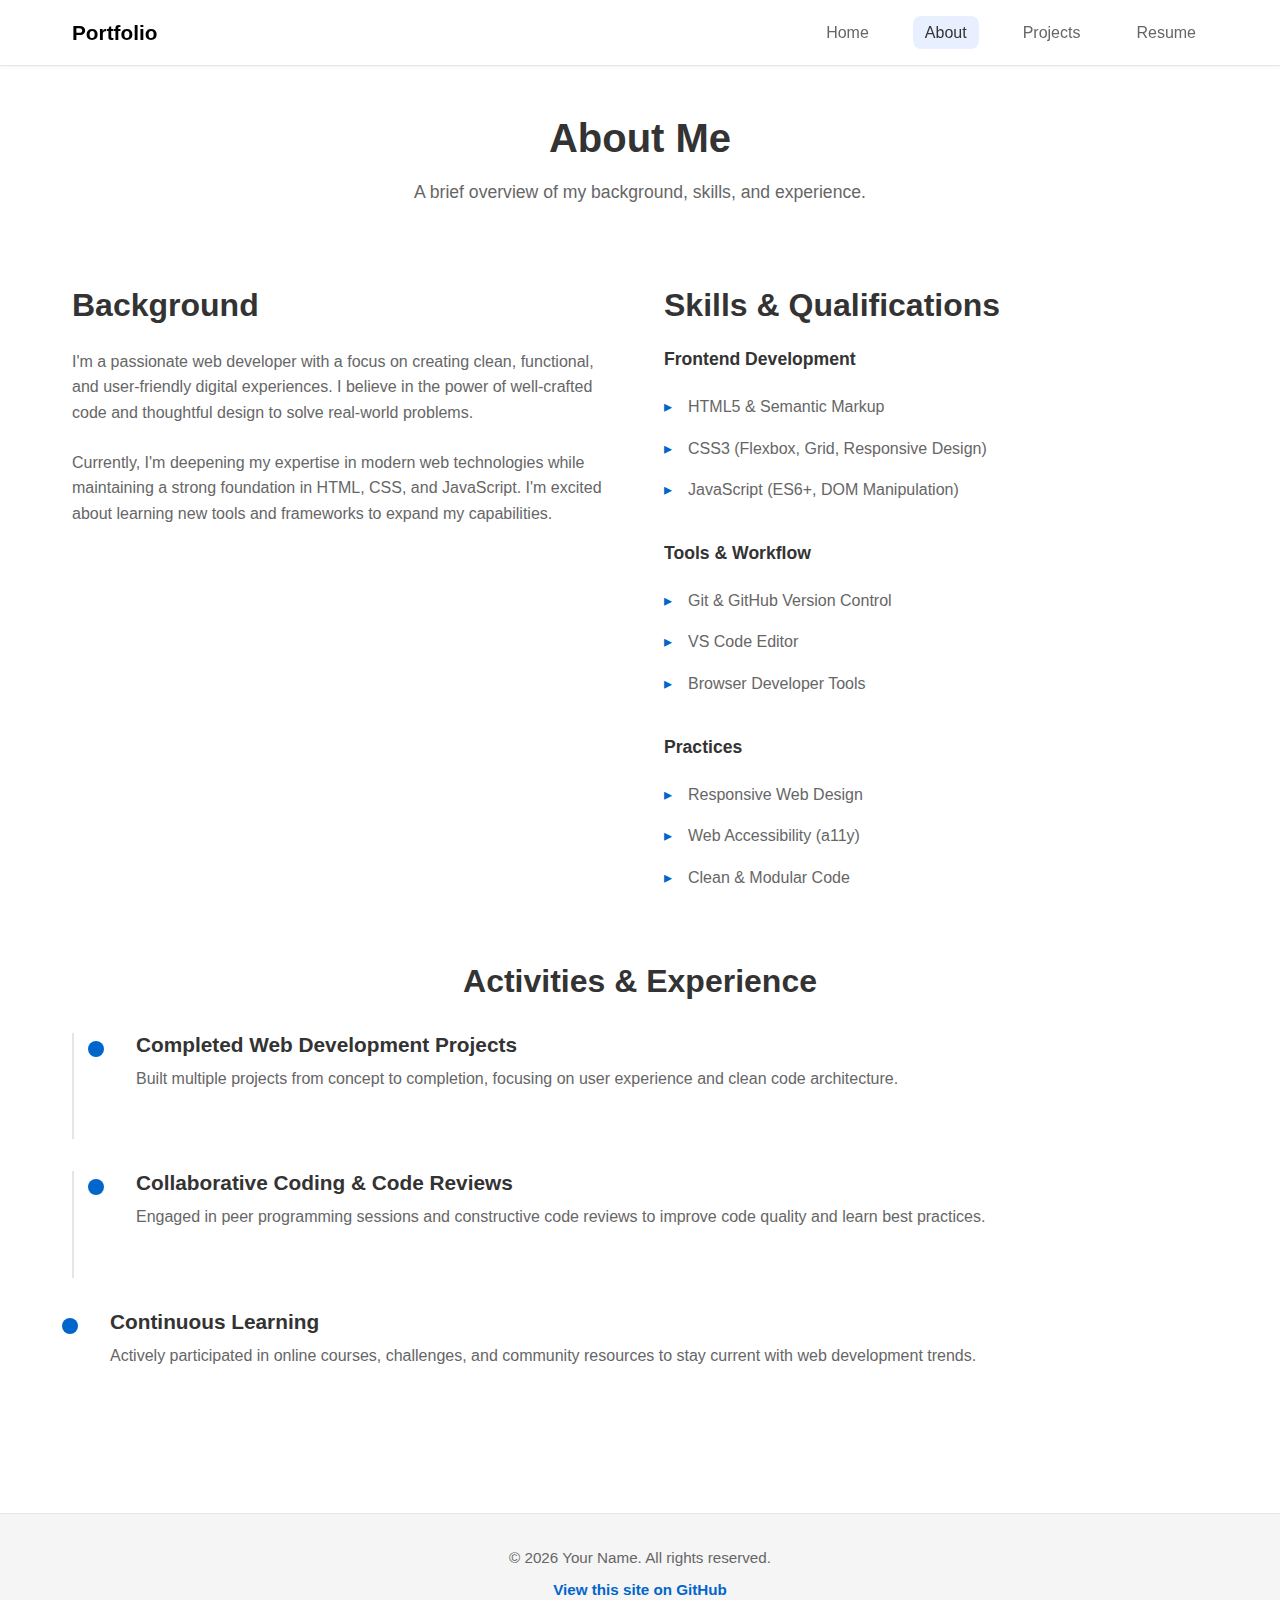
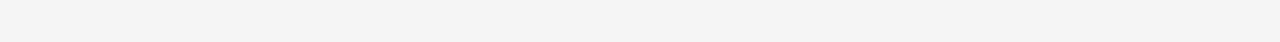
<file: about.html>
<!DOCTYPE html>
<html lang="en">
<head>
  <meta charset="UTF-8">
  <meta name="viewport" content="width=device-width, initial-scale=1.0">
  <title>About • Personal Portfolio</title>
  <meta name="description" content="About me: background, qualifications, and skills.">
  <link rel="stylesheet" href="css/style.css">
</head>
<body>
  <nav class="navbar">
    <div class="nav-container">
      <a href="index.html" class="nav-brand">Portfolio</a>
      <button class="hamburger" id="hamburger">
        <span></span>
        <span></span>
        <span></span>
      </button>
      <ul class="nav-menu" id="navMenu">
        <li><a href="index.html" class="nav-link">Home</a></li>
        <li><a href="about.html" class="nav-link active">About</a></li>
        <li><a href="projects.html" class="nav-link">Projects</a></li>
        <li><a href="resume.html" class="nav-link">Resume</a></li>
      </ul>
    </div>
  </nav>

  <main>
    <section class="page-header">
      <h1>About Me</h1>
      <p class="page-subtitle">A brief overview of my background, skills, and experience.</p>
    </section>

    <section class="about-grid">
      <div class="about-text">
        <h2>Background</h2>
        <p>
          I'm a passionate web developer with a focus on creating clean, functional, and user-friendly digital experiences. 
          I believe in the power of well-crafted code and thoughtful design to solve real-world problems.
        </p>
        <p>
          Currently, I'm deepening my expertise in modern web technologies while maintaining a strong foundation 
          in HTML, CSS, and JavaScript. I'm excited about learning new tools and frameworks to expand my capabilities.
        </p>
      </div>

      <div class="about-skills">
        <h2>Skills & Qualifications</h2>
        <div class="skills-list">
          <div class="skill-category">
            <h3>Frontend Development</h3>
            <ul>
              <li>HTML5 & Semantic Markup</li>
              <li>CSS3 (Flexbox, Grid, Responsive Design)</li>
              <li>JavaScript (ES6+, DOM Manipulation)</li>
            </ul>
          </div>
          <div class="skill-category">
            <h3>Tools & Workflow</h3>
            <ul>
              <li>Git & GitHub Version Control</li>
              <li>VS Code Editor</li>
              <li>Browser Developer Tools</li>
            </ul>
          </div>
          <div class="skill-category">
            <h3>Practices</h3>
            <ul>
              <li>Responsive Web Design</li>
              <li>Web Accessibility (a11y)</li>
              <li>Clean & Modular Code</li>
            </ul>
          </div>
        </div>
      </div>
    </section>

    <section class="activities">
      <h2>Activities & Experience</h2>
      <div class="timeline">
        <div class="timeline-item">
          <div class="timeline-marker"></div>
          <div class="timeline-content">
            <h3>Completed Web Development Projects</h3>
            <p>Built multiple projects from concept to completion, focusing on user experience and clean code architecture.</p>
          </div>
        </div>
        <div class="timeline-item">
          <div class="timeline-marker"></div>
          <div class="timeline-content">
            <h3>Collaborative Coding & Code Reviews</h3>
            <p>Engaged in peer programming sessions and constructive code reviews to improve code quality and learn best practices.</p>
          </div>
        </div>
        <div class="timeline-item">
          <div class="timeline-marker"></div>
          <div class="timeline-content">
            <h3>Continuous Learning</h3>
            <p>Actively participated in online courses, challenges, and community resources to stay current with web development trends.</p>
          </div>
        </div>
      </div>
    </section>
  </main>

  <footer class="footer">
    <div class="footer-content">
      <p>&copy; <span id="year"></span> Your Name. All rights reserved.</p>
      <p>
        <a href="https://github.com/your-username/your-website-repo" target="_blank" rel="noopener noreferrer" class="footer-link">
          View this site on GitHub
        </a>
      </p>
    </div>
  </footer>

  <script src="js/main.js"></script>
</body>
</html>
</file>
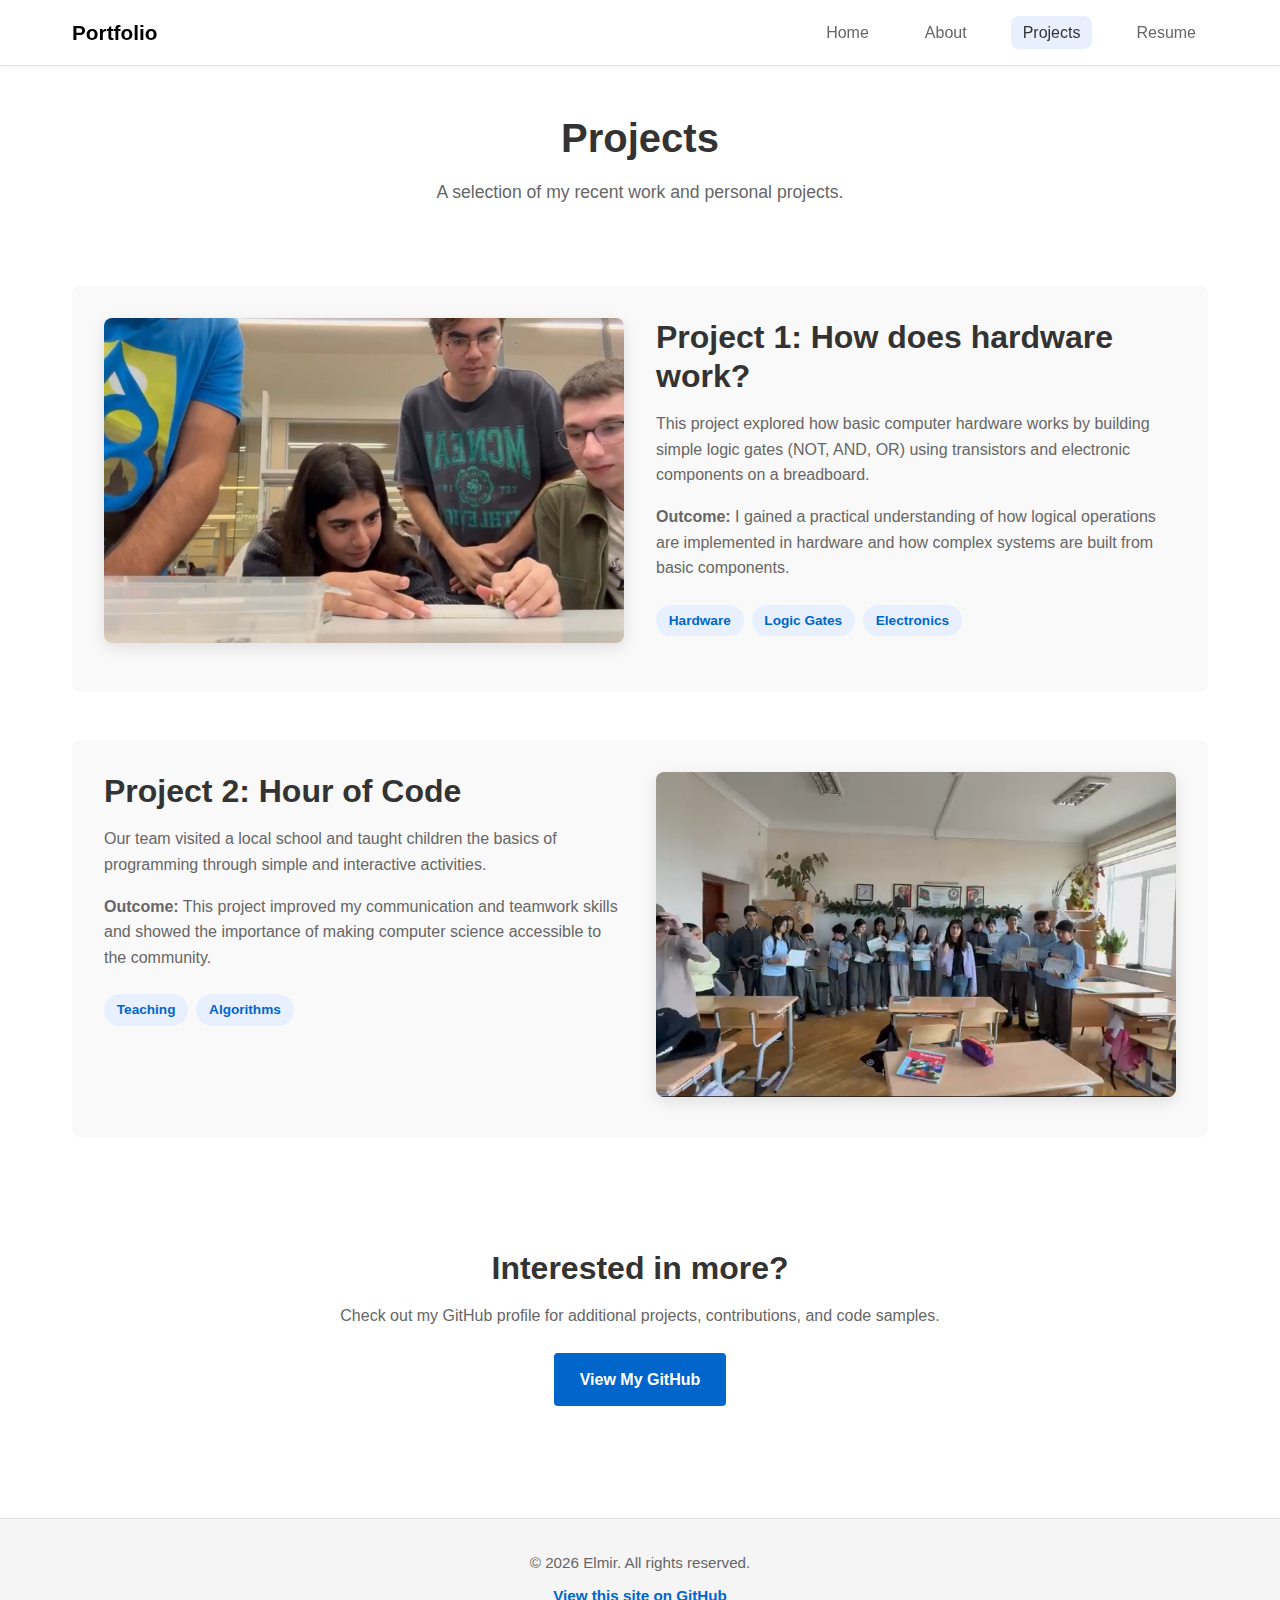
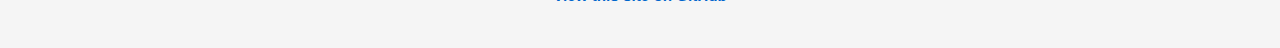
<file: projects.html>
<!DOCTYPE html>
<html lang="en">
<head>
  <meta charset="UTF-8">
  <meta name="viewport" content="width=device-width, initial-scale=1.0">
  <title>Projects • Personal Portfolio</title>
  <meta name="description" content="My projects and work samples.">
  <link rel="stylesheet" href="css/style.css">
</head>
<body>
  <nav class="navbar">
    <div class="nav-container">
      <a href="index.html" class="nav-brand">Portfolio</a>
      <button class="hamburger" id="hamburger">
        <span></span>
        <span></span>
        <span></span>
      </button>
      <ul class="nav-menu" id="navMenu">
        <li><a href="index.html" class="nav-link">Home</a></li>
        <li><a href="about.html" class="nav-link">About</a></li>
        <li><a href="projects.html" class="nav-link active">Projects</a></li>
        <li><a href="resume.html" class="nav-link">Resume</a></li>
      </ul>
    </div>
  </nav>

  <main>
    <section class="page-header">
      <h1>Projects</h1>
      <p class="page-subtitle">A selection of my recent work and personal projects.</p>
    </section>

    <section class="projects-grid">
      <article class="project-card" id="project-1">
        <div class="project-image">
          <img src="images/8be43555-a384-45d5-8a9f-c0f5fb7436a3.jpg" alt="Project 1 screenshot">
        </div>
        <div class="project-info">
          <h2>Project 1: How does hardware work?</h2>
          <p class="project-description">
            This project explored how basic computer hardware works by building simple logic gates (NOT, AND, OR) using transistors and electronic components on a breadboard.
          </p>
          <p class="project-outcome">
            <strong>Outcome:</strong> I gained a practical understanding of how logical operations are implemented in hardware and how complex systems are built from basic components.
          </p>
          <div class="project-tech">
            <span class="tech-tag">Hardware</span>
            <span class="tech-tag">Logic Gates</span>
            <span class="tech-tag">Electronics</span>
          </div>
        </div>
      </article>

      <article class="project-card" id="project-2">
        <div class="project-image">
          <img src="images/{3A2A592F-86BE-4033-9EDF-8CC70F6C5A2D}.png" alt="Project 2 screenshot">
        </div>
        <div class="project-info">
          <h2>Project 2: Hour of Code</h2>
          <p class="project-description">
            Our team visited a local school and taught children the basics of programming through simple and interactive activities.
          </p>
          <p class="project-outcome">
            <strong>Outcome:</strong> This project improved my communication and teamwork skills and showed the importance of making computer science accessible to the community.
          </p>
          <div class="project-tech">
            <span class="tech-tag">Teaching</span>
            <span class="tech-tag">Algorithms</span>
          </div>
        </div>
      </article>

      <!-- Additional projects can be added here -->
    </section>

    <section class="projects-cta">
      <h2>Interested in more?</h2>
      <p>Check out my GitHub profile for additional projects, contributions, and code samples.</p>
      <a href="https://github.com/RzaevElmir" target="_blank" rel="noopener noreferrer" class="btn btn-primary">
        View My GitHub
      </a>
    </section>
  </main>

  <footer class="footer">
    <div class="footer-content">
      <p>&copy; <span id="year"></span> Elmir. All rights reserved.</p>
      <p>
        <a href="https://github.com/RzaevElmir/Elmir-site" target="_blank" rel="noopener noreferrer" class="footer-link">
          View this site on GitHub
        </a>
      </p>
    </div>
  </footer>

  <script src="js/main.js"></script>
</body>
</html>
</file>
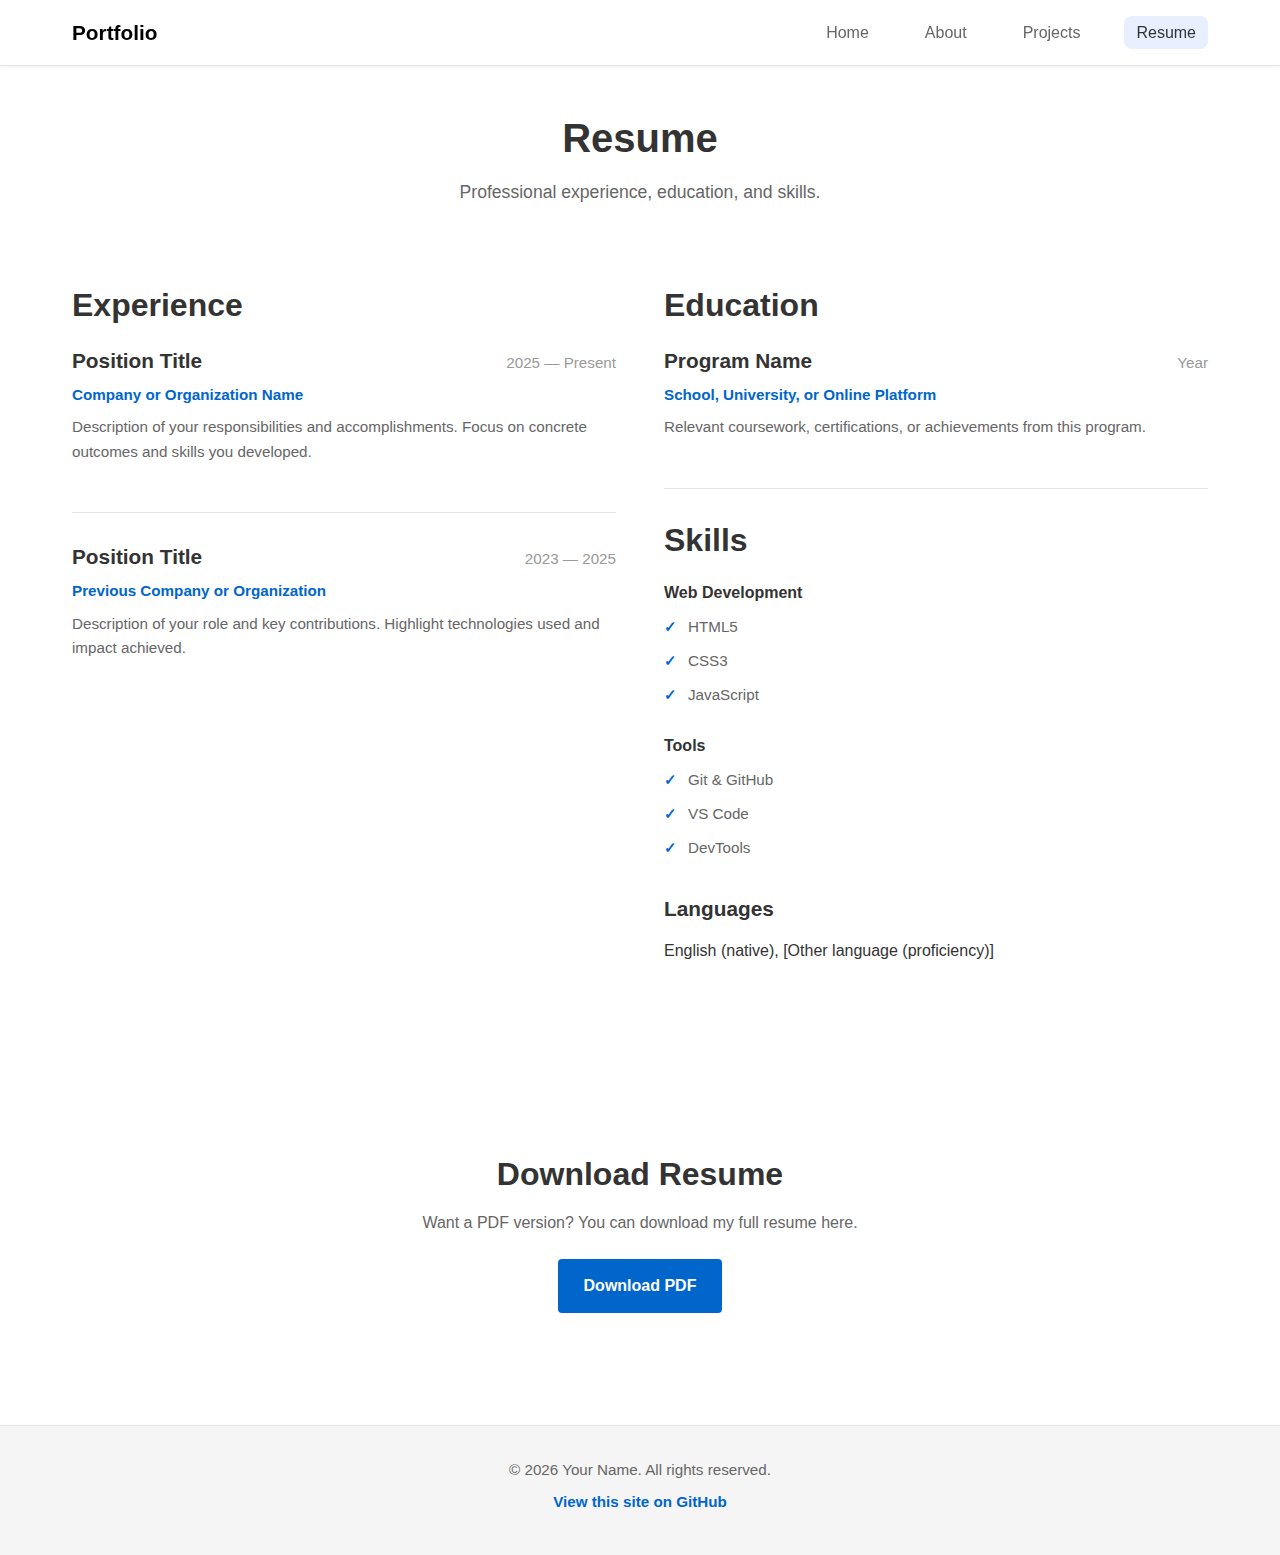
<file: resume.html>
<!DOCTYPE html>
<html lang="en">
<head>
  <meta charset="UTF-8">
  <meta name="viewport" content="width=device-width, initial-scale=1.0">
  <title>Resume • Personal Portfolio</title>
  <meta name="description" content="My resume and professional experience.">
  <link rel="stylesheet" href="css/style.css">
</head>
<body>
  <nav class="navbar">
    <div class="nav-container">
      <a href="index.html" class="nav-brand">Portfolio</a>
      <button class="hamburger" id="hamburger">
        <span></span>
        <span></span>
        <span></span>
      </button>
      <ul class="nav-menu" id="navMenu">
        <li><a href="index.html" class="nav-link">Home</a></li>
        <li><a href="about.html" class="nav-link">About</a></li>
        <li><a href="projects.html" class="nav-link">Projects</a></li>
        <li><a href="resume.html" class="nav-link active">Resume</a></li>
      </ul>
    </div>
  </nav>

  <main>
    <section class="page-header">
      <h1>Resume</h1>
      <p class="page-subtitle">Professional experience, education, and skills.</p>
    </section>

    <section class="resume-grid">
      <div class="resume-column">
        <h2>Experience</h2>
        <div class="resume-item">
          <div class="resume-header">
            <h3>Position Title</h3>
            <span class="resume-date">2025 — Present</span>
          </div>
          <p class="resume-company">Company or Organization Name</p>
          <p class="resume-description">
            Description of your responsibilities and accomplishments. 
            Focus on concrete outcomes and skills you developed.
          </p>
        </div>

        <div class="resume-item">
          <div class="resume-header">
            <h3>Position Title</h3>
            <span class="resume-date">2023 — 2025</span>
          </div>
          <p class="resume-company">Previous Company or Organization</p>
          <p class="resume-description">
            Description of your role and key contributions. 
            Highlight technologies used and impact achieved.
          </p>
        </div>
      </div>

      <div class="resume-column">
        <h2>Education</h2>
        <div class="resume-item">
          <div class="resume-header">
            <h3>Program Name</h3>
            <span class="resume-date">Year</span>
          </div>
          <p class="resume-company">School, University, or Online Platform</p>
          <p class="resume-description">
            Relevant coursework, certifications, or achievements from this program.
          </p>
        </div>

        <h2>Skills</h2>
        <div class="skills-grid">
          <div class="skill-group">
            <h3>Web Development</h3>
            <ul>
              <li>HTML5</li>
              <li>CSS3</li>
              <li>JavaScript</li>
            </ul>
          </div>
          <div class="skill-group">
            <h3>Tools</h3>
            <ul>
              <li>Git & GitHub</li>
              <li>VS Code</li>
              <li>DevTools</li>
            </ul>
          </div>
        </div>

        <div class="resume-item">
          <h3>Languages</h3>
          <p>English (native), [Other language (proficiency)]</p>
        </div>
      </div>
    </section>

    <section class="resume-cta">
      <h2>Download Resume</h2>
      <p>Want a PDF version? You can download my full resume here.</p>
      <a href="#" class="btn btn-primary">Download PDF</a>
    </section>
  </main>

  <footer class="footer">
    <div class="footer-content">
      <p>&copy; <span id="year"></span> Your Name. All rights reserved.</p>
      <p>
        <a href="https://github.com/your-username/your-website-repo" target="_blank" rel="noopener noreferrer" class="footer-link">
          View this site on GitHub
        </a>
      </p>
    </div>
  </footer>

  <script src="js/main.js"></script>
</body>
</html>
</file>
<file: css/style.css>
/* Reset and Base Styles */
* {
  margin: 0;
  padding: 0;
  box-sizing: border-box;
}

html {
  scroll-behavior: smooth;
}

body {
  font-family: -apple-system, BlinkMacSystemFont, 'Segoe UI', 'Helvetica Neue', sans-serif;
  line-height: 1.6;
  color: #333;
  background-color: #fff;
}

/* Typography */
h1, h2, h3, h4, h5, h6 {
  line-height: 1.2;
  margin-bottom: 1rem;
}

h1 {
  font-size: 2.5rem;
  font-weight: 700;
}

h2 {
  font-size: 2rem;
  font-weight: 700;
}

h3 {
  font-size: 1.3rem;
  font-weight: 600;
}

p {
  margin-bottom: 1rem;
  font-size: 1rem;
}

a {
  color: #0066cc;
  text-decoration: none;
}

a:hover {
  text-decoration: underline;
}

/* Navigation Bar */
.navbar {
  background-color: #fff;
  border-bottom: 1px solid #e5e5e5;
  position: sticky;
  top: 0;
  z-index: 100;
  box-shadow: 0 1px 3px rgba(0, 0, 0, 0.05);
}

.nav-container {
  max-width: 1200px;
  margin: 0 auto;
  padding: 1rem 2rem;
  display: flex;
  justify-content: space-between;
  align-items: center;
}

.nav-brand {
  font-size: 1.3rem;
  font-weight: 700;
  color: #000;
  text-decoration: none;
}

.nav-brand:hover {
  text-decoration: none;
}

.nav-menu {
  list-style: none;
  display: flex;
  gap: 2rem;
}

.nav-link {
  color: #666;
  text-decoration: none;
  font-weight: 500;
  position: relative;
  padding: 0.5rem 0.75rem;
  border-radius: 8px;
  transition: background-color 0.25s ease, color 0.25s ease;
}

.nav-link:hover,
.nav-link:focus-visible {
  background-color: #e8f0ff; /* blue background */
  color: inherit; /* do not change text color */
}

.nav-link.active {
  background-color: #e8f0ff; /* keep background for active page */
  color: inherit;
}

.hamburger {
  display: none;
  flex-direction: column;
  cursor: pointer;
  background: none;
  border: none;
  gap: 5px;
}

.hamburger span {
  width: 25px;
  height: 3px;
  background-color: #333;
  transition: all 0.3s ease;
  border-radius: 2px;
}

/* Main Content */
main {
  max-width: 1200px;
  margin: 0 auto;
  padding: 0 2rem;
}

/* Hero Section */
.hero {
  padding: 4rem 0;
}

.hero-content {
  display: grid;
  grid-template-columns: 1fr 1fr;
  gap: 3rem;
  align-items: center;
}

.profile-image {
  text-align: center;
}

.profile-image img {
  width: 300px;
  height: 300px;
  border-radius: 8px;
  object-fit: cover;
  box-shadow: 0 10px 30px rgba(0, 0, 0, 0.1);
}

.hero-text h1 {
  margin-bottom: 0.5rem;
}

.highlight {
  color: #0066cc;
}

.subtitle {
  font-size: 1.15rem;
  color: #666;
  margin-bottom: 2rem;
}

.hero-buttons {
  display: flex;
  gap: 1rem;
  margin-bottom: 2rem;
}

.btn {
  display: inline-block;
  padding: 0.75rem 1.5rem;
  border-radius: 4px;
  font-weight: 600;
  text-align: center;
  transition: all 0.3s ease;
  border: 2px solid transparent;
  cursor: pointer;
  text-decoration: none;
  font-size: 1rem;
}

.btn-primary {
  background-color: #0066cc;
  color: white;
}

.btn-primary:hover {
  background-color: #0052a3;
  text-decoration: none;
}

.btn-secondary {
  background-color: transparent;
  color: #0066cc;
  border-color: #0066cc;
}

.btn-secondary:hover {
  background-color: #f5f5f5;
  text-decoration: none;
}

.btn-small {
  padding: 0.5rem 1rem;
  font-size: 0.9rem;
}

.btn-outline {
  background-color: transparent;
  color: #0066cc;
  border-color: #0066cc;
}

.btn-outline:hover {
  background-color: #f5f5f5;
  text-decoration: none;
}

.social-links {
  display: flex;
  gap: 1.5rem;
}

.social-link {
  display: flex;
  align-items: center;
  gap: 0.5rem;
  color: #666;
  text-decoration: none;
  font-size: 0.9rem;
  transition: color 0.3s ease;
}

.social-link:hover {
  color: #0066cc;
  text-decoration: none;
}

.social-link svg {
  transition: transform 0.3s ease;
}

.social-link:hover svg {
  transform: scale(1.1);
}

.label {
  display: none;
}

/* Featured Section */
.featured {
  padding: 4rem 0;
  margin-top: 2rem;
}

.featured h2 {
  margin-bottom: 2rem;
}

.featured-card {
  display: grid;
  grid-template-columns: 1fr 1fr;
  gap: 3rem;
  align-items: center;
  background-color: #f9f9f9;
  padding: 3rem;
  border-radius: 8px;
}

.featured-image img {
  width: 100%;
  border-radius: 8px;
  box-shadow: 0 10px 30px rgba(0, 0, 0, 0.1);
}

.featured-content h3 {
  margin-bottom: 1rem;
}

.featured-content p {
  color: #666;
  margin-bottom: 1.5rem;
}

.project-tags {
  display: flex;
  gap: 0.5rem;
  margin-bottom: 1.5rem;
}

.tag {
  display: inline-block;
  background-color: #e8f0ff;
  color: #0066cc;
  padding: 0.3rem 0.8rem;
  border-radius: 20px;
  font-size: 0.85rem;
  font-weight: 600;
}

.link-arrow {
  color: #0066cc;
  font-weight: 600;
  text-decoration: none;
  display: inline-block;
  transition: transform 0.3s ease;
}

.link-arrow:hover {
  transform: translateX(5px);
}

/* Page Header */
.page-header {
  padding: 3rem 0;
  text-align: center;
}

.page-header h1 {
  margin-bottom: 1rem;
}

.page-subtitle {
  font-size: 1.1rem;
  color: #666;
  max-width: 600px;
  margin: 0 auto;
}

/* About Grid */
.about-grid {
  display: grid;
  grid-template-columns: 1fr 1fr;
  gap: 3rem;
  padding: 2rem 0;
}

.about-text h2 {
  margin-bottom: 1.5rem;
}

.about-text p {
  color: #666;
  margin-bottom: 1.5rem;
}

.about-skills h2 {
  margin-bottom: 1.5rem;
}

.skills-list {
  display: grid;
  grid-template-columns: 1fr;
  gap: 2rem;
}

.skill-category h3 {
  margin-bottom: 1rem;
  font-size: 1.1rem;
}

.skill-category ul {
  list-style: none;
  padding-left: 0;
}

.skill-category li {
  padding: 0.5rem 0;
  color: #666;
  padding-left: 1.5rem;
  position: relative;
}

.skill-category li::before {
  content: '▸';
  position: absolute;
  left: 0;
  color: #0066cc;
}

/* Activities Section */
.activities {
  padding: 2rem 0;
}

.activities h2 {
  margin-bottom: 2rem;
  text-align: center;
}

.timeline {
  display: grid;
  grid-template-columns: 1fr;
  gap: 2rem;
}

.timeline-item {
  display: grid;
  grid-template-columns: auto 1fr;
  gap: 2rem;
  padding-bottom: 2rem;
  position: relative;
}

.timeline-item:not(:last-child) {
  border-left: 2px solid #e5e5e5;
  padding-left: 1.5rem;
}

.timeline-marker {
  width: 16px;
  height: 16px;
  background-color: #0066cc;
  border-radius: 50%;
  margin-top: 0.5rem;
  margin-left: -10px;
  flex-shrink: 0;
}

.timeline-content h3 {
  margin-bottom: 0.5rem;
}

.timeline-content p {
  color: #666;
}

/* Projects Grid */
.projects-grid {
  display: grid;
  grid-template-columns: 1fr;
  gap: 3rem;
  padding: 2rem 0;
}

.project-card {
  display: grid;
  grid-template-columns: 1fr 1fr;
  gap: 2rem;
  align-items: start;
  background-color: #f9f9f9;
  padding: 2rem;
  border-radius: 8px;
  overflow: hidden;
}

.project-card:nth-child(even) {
  grid-template-columns: 1fr 1fr;
}

.project-card:nth-child(even) .project-image {
  order: 2;
}

.project-card:nth-child(even) .project-info {
  order: 1;
}

.project-image img {
  width: 100%;
  border-radius: 8px;
  box-shadow: 0 5px 15px rgba(0, 0, 0, 0.1);
  object-fit: cover;
  aspect-ratio: 16 / 10;
}

.project-info h2 {
  margin-bottom: 1rem;
}

.project-description {
  color: #666;
  margin-bottom: 1rem;
}

.project-outcome {
  color: #666;
  margin-bottom: 1.5rem;
}

.project-tech {
  display: flex;
  gap: 0.5rem;
  flex-wrap: wrap;
  margin-bottom: 1.5rem;
}

.tech-tag {
  display: inline-block;
  background-color: #e8f0ff;
  color: #0066cc;
  padding: 0.3rem 0.8rem;
  border-radius: 20px;
  font-size: 0.85rem;
  font-weight: 600;
}

.project-links {
  display: flex;
  gap: 1rem;
}

/* Projects CTA */
.projects-cta {
  text-align: center;
  padding: 3rem 0;
  margin-top: 2rem;
}

.projects-cta h2 {
  margin-bottom: 1rem;
}

.projects-cta p {
  color: #666;
  margin-bottom: 1.5rem;
}

/* Resume Grid */
.resume-grid {
  display: grid;
  grid-template-columns: 1fr 1fr;
  gap: 3rem;
  padding: 2rem 0;
}

.resume-column h2 {
  margin-bottom: 1.5rem;
}

.resume-item {
  margin-bottom: 2rem;
  padding-bottom: 2rem;
  border-bottom: 1px solid #e5e5e5;
}

.resume-item:last-child {
  border-bottom: none;
}

.resume-header {
  display: flex;
  justify-content: space-between;
  align-items: baseline;
  margin-bottom: 0.5rem;
  gap: 1rem;
}

.resume-header h3 {
  margin-bottom: 0;
}

.resume-date {
  color: #999;
  font-size: 0.95rem;
  white-space: nowrap;
}

.resume-company {
  color: #0066cc;
  font-weight: 600;
  margin-bottom: 0.5rem;
  font-size: 0.95rem;
}

.resume-description {
  color: #666;
  font-size: 0.95rem;
}

.skills-grid {
  display: grid;
  grid-template-columns: 1fr;
  gap: 1.5rem;
  margin-bottom: 2rem;
}

.skill-group h3 {
  margin-bottom: 0.5rem;
  font-size: 1rem;
}

.skill-group ul {
  list-style: none;
  padding-left: 0;
}

.skill-group li {
  padding: 0.3rem 0;
  color: #666;
  padding-left: 1.5rem;
  position: relative;
  font-size: 0.95rem;
}

.skill-group li::before {
  content: '✓';
  position: absolute;
  left: 0;
  color: #0066cc;
  font-weight: bold;
}

/* Resume CTA */
.resume-cta {
  text-align: center;
  padding: 3rem 0;
  margin-top: 2rem;
}

.resume-cta h2 {
  margin-bottom: 1rem;
}

.resume-cta p {
  color: #666;
  margin-bottom: 1.5rem;
}

/* Footer */
.footer {
  background-color: #f5f5f5;
  border-top: 1px solid #e5e5e5;
  padding: 2rem 0;
  margin-top: 4rem;
}

.footer-content {
  max-width: 1200px;
  margin: 0 auto;
  padding: 0 2rem;
  text-align: center;
  color: #666;
}

.footer-content p {
  margin-bottom: 0.5rem;
  font-size: 0.95rem;
}

.footer-link {
  color: #0066cc;
  text-decoration: none;
  font-weight: 600;
}

.footer-link:hover {
  text-decoration: underline;
}

/* Mobile Responsive */
@media (max-width: 768px) {
  h1 {
    font-size: 2rem;
  }

  h2 {
    font-size: 1.5rem;
  }

  .nav-menu {
    position: absolute;
    top: 60px;
    left: 0;
    width: 100%;
    background-color: #fff;
    flex-direction: column;
    gap: 0;
    padding: 1rem;
    max-height: 0;
    overflow: hidden;
    transition: max-height 0.3s ease;
    border-bottom: 1px solid #e5e5e5;
  }

  .nav-menu.open {
    max-height: 300px;
  }

  .nav-menu li {
    padding: 1rem 0;
    border-bottom: 1px solid #e5e5e5;
  }

  .nav-menu li:last-child {
    border-bottom: none;
  }


  .hamburger {
    display: flex;
  }

  .hamburger.active span:nth-child(1) {
    transform: rotate(45deg) translate(10px, 10px);
  }

  .hamburger.active span:nth-child(2) {
    opacity: 0;
  }

  .hamburger.active span:nth-child(3) {
    transform: rotate(-45deg) translate(7px, -7px);
  }

  /* Hero */
  .hero-content {
    grid-template-columns: 1fr;
    gap: 2rem;
  }

  .profile-image img {
    width: 200px;
    height: 200px;
  }

  .hero-buttons {
    flex-direction: column;
  }

  .social-links {
    justify-content: center;
  }

  .label {
    display: inline;
  }

  /* Featured */
  .featured-card {
    grid-template-columns: 1fr;
    gap: 1.5rem;
    padding: 1.5rem;
  }

  /* About */
  .about-grid {
    grid-template-columns: 1fr;
    gap: 2rem;
  }

  /* Projects */
  .project-card {
    grid-template-columns: 1fr;
    gap: 1.5rem;
    padding: 1.5rem;
  }

  .project-card:nth-child(even) .project-image {
    order: 1;
  }

  .project-card:nth-child(even) .project-info {
    order: 2;
  }

  /* Resume */
  .resume-grid {
    grid-template-columns: 1fr;
    gap: 2rem;
  }

  /* Main padding */
  main {
    padding: 0 1rem;
  }

  .nav-container {
    padding: 1rem 1rem;
  }

  .hero {
    padding: 2rem 0;
  }

  .featured {
    padding: 2rem 0;
  }

  .page-header {
    padding: 2rem 0;
  }
}

@media (max-width: 480px) {
  h1 {
    font-size: 1.5rem;
  }

  h2 {
    font-size: 1.25rem;
  }

  .nav-brand {
    font-size: 1.1rem;
  }

  .btn {
    padding: 0.6rem 1.2rem;
    font-size: 0.9rem;
  }

  .hero-buttons {
    flex-direction: column;
  }

  .btn {
    width: 100%;
    text-align: center;
  }

  .project-links {
    flex-direction: column;
  }

  .project-links .btn {
    width: 100%;
  }

  .projects-cta .btn {
    display: inline-block;
    width: auto;
  }

  .resume-header {
    flex-direction: column;
    align-items: flex-start;
  }
}
</file>
